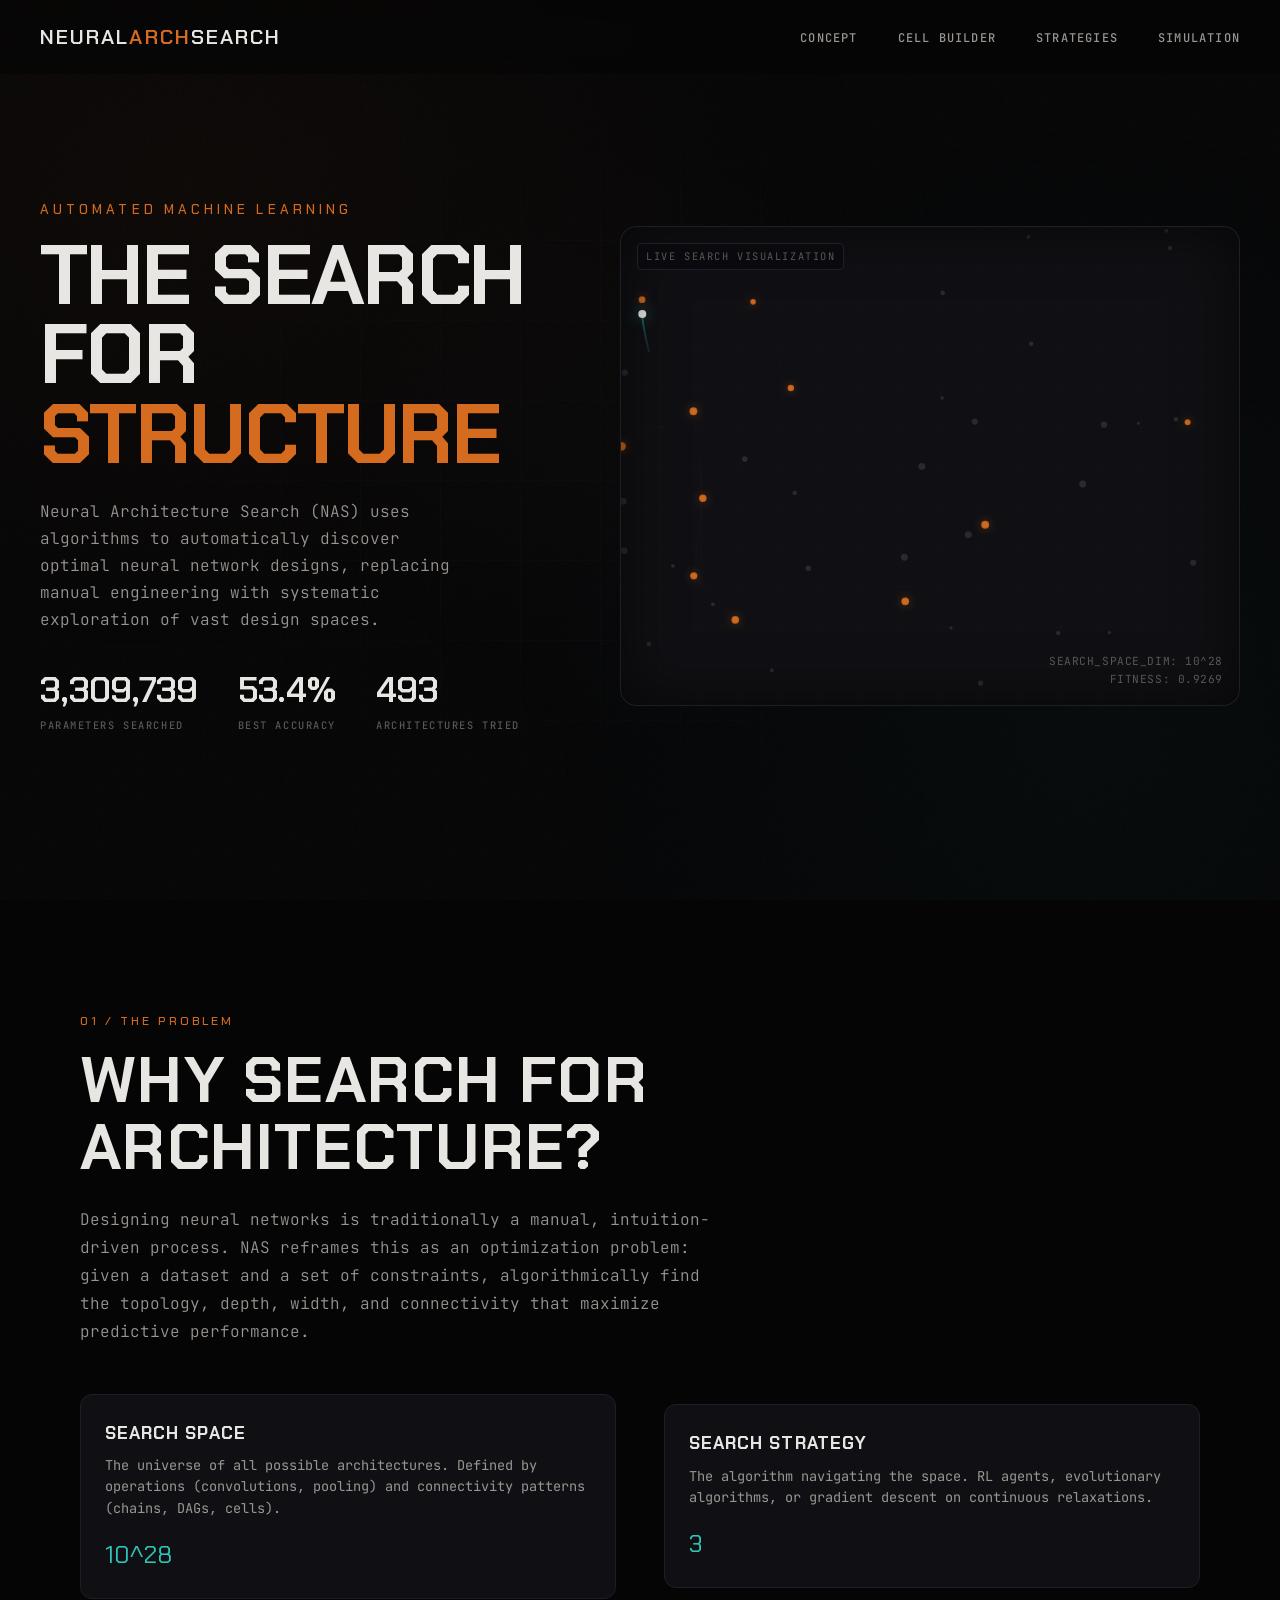
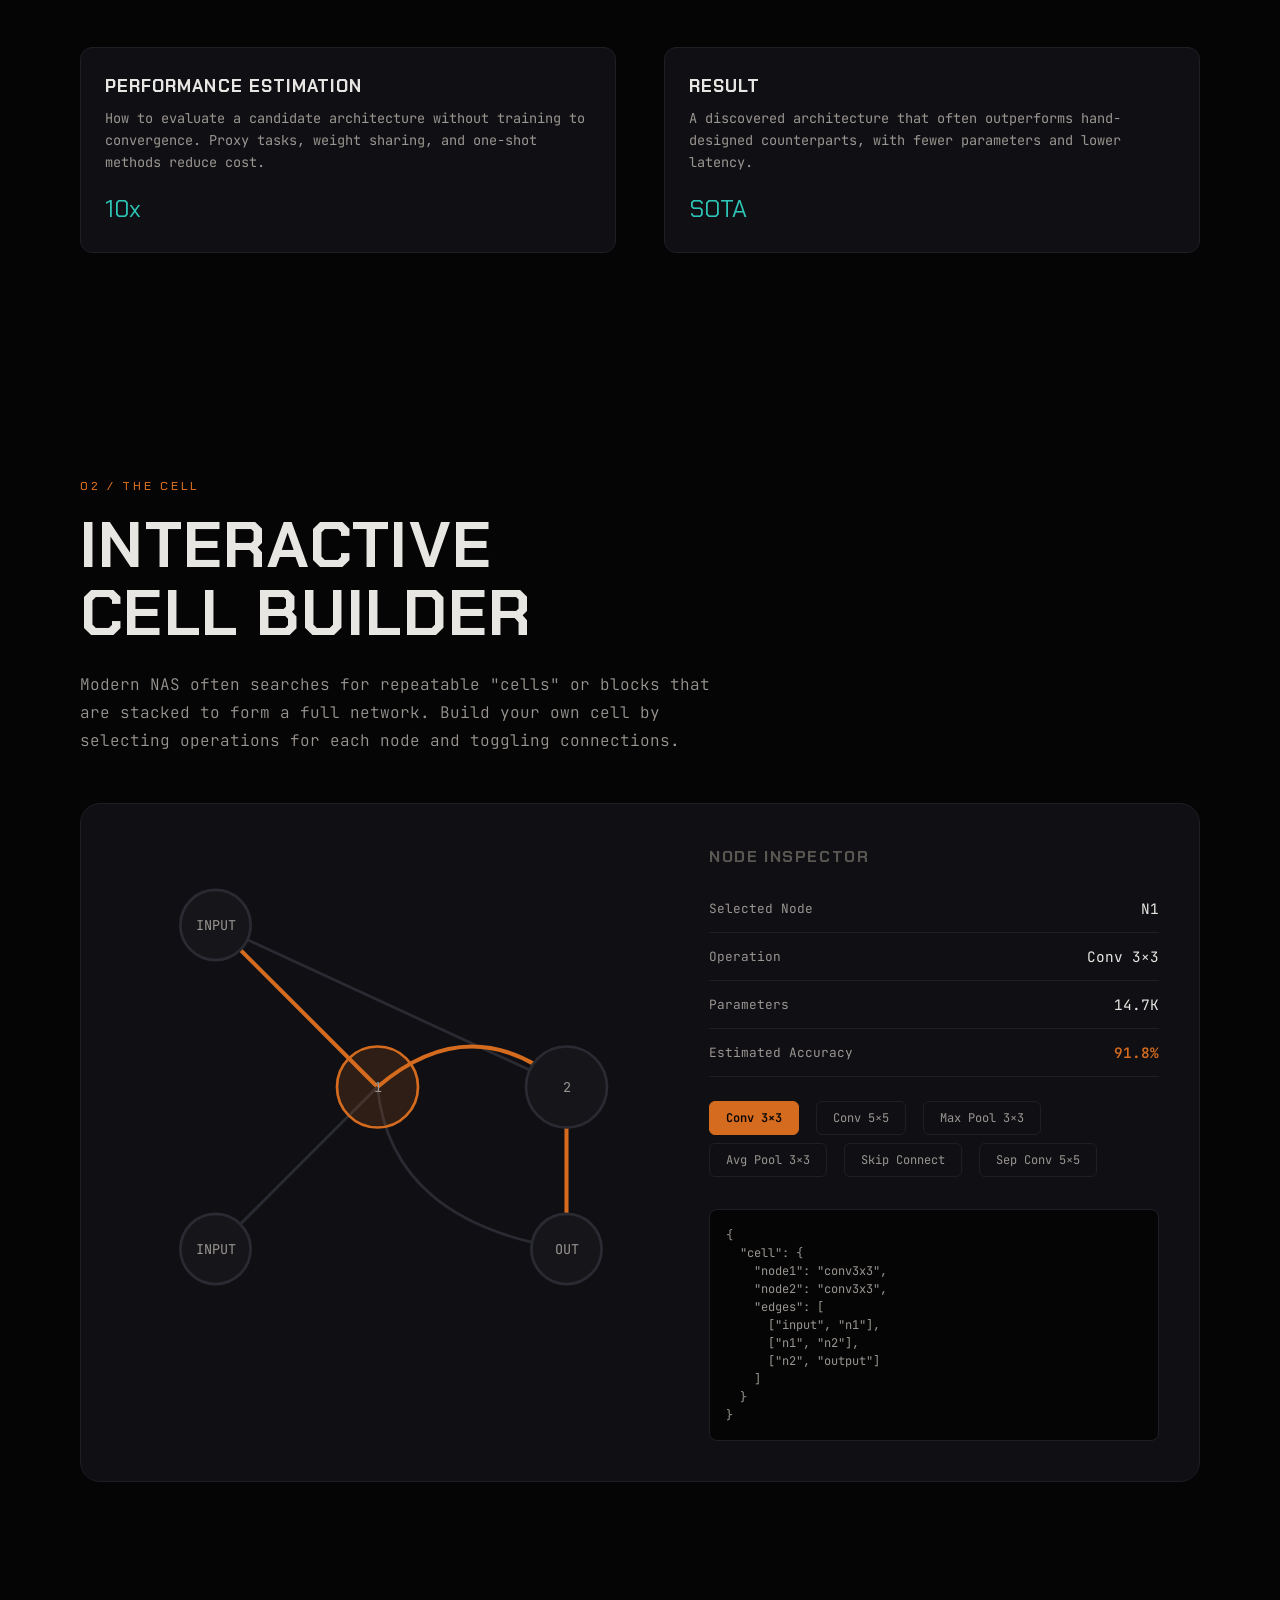
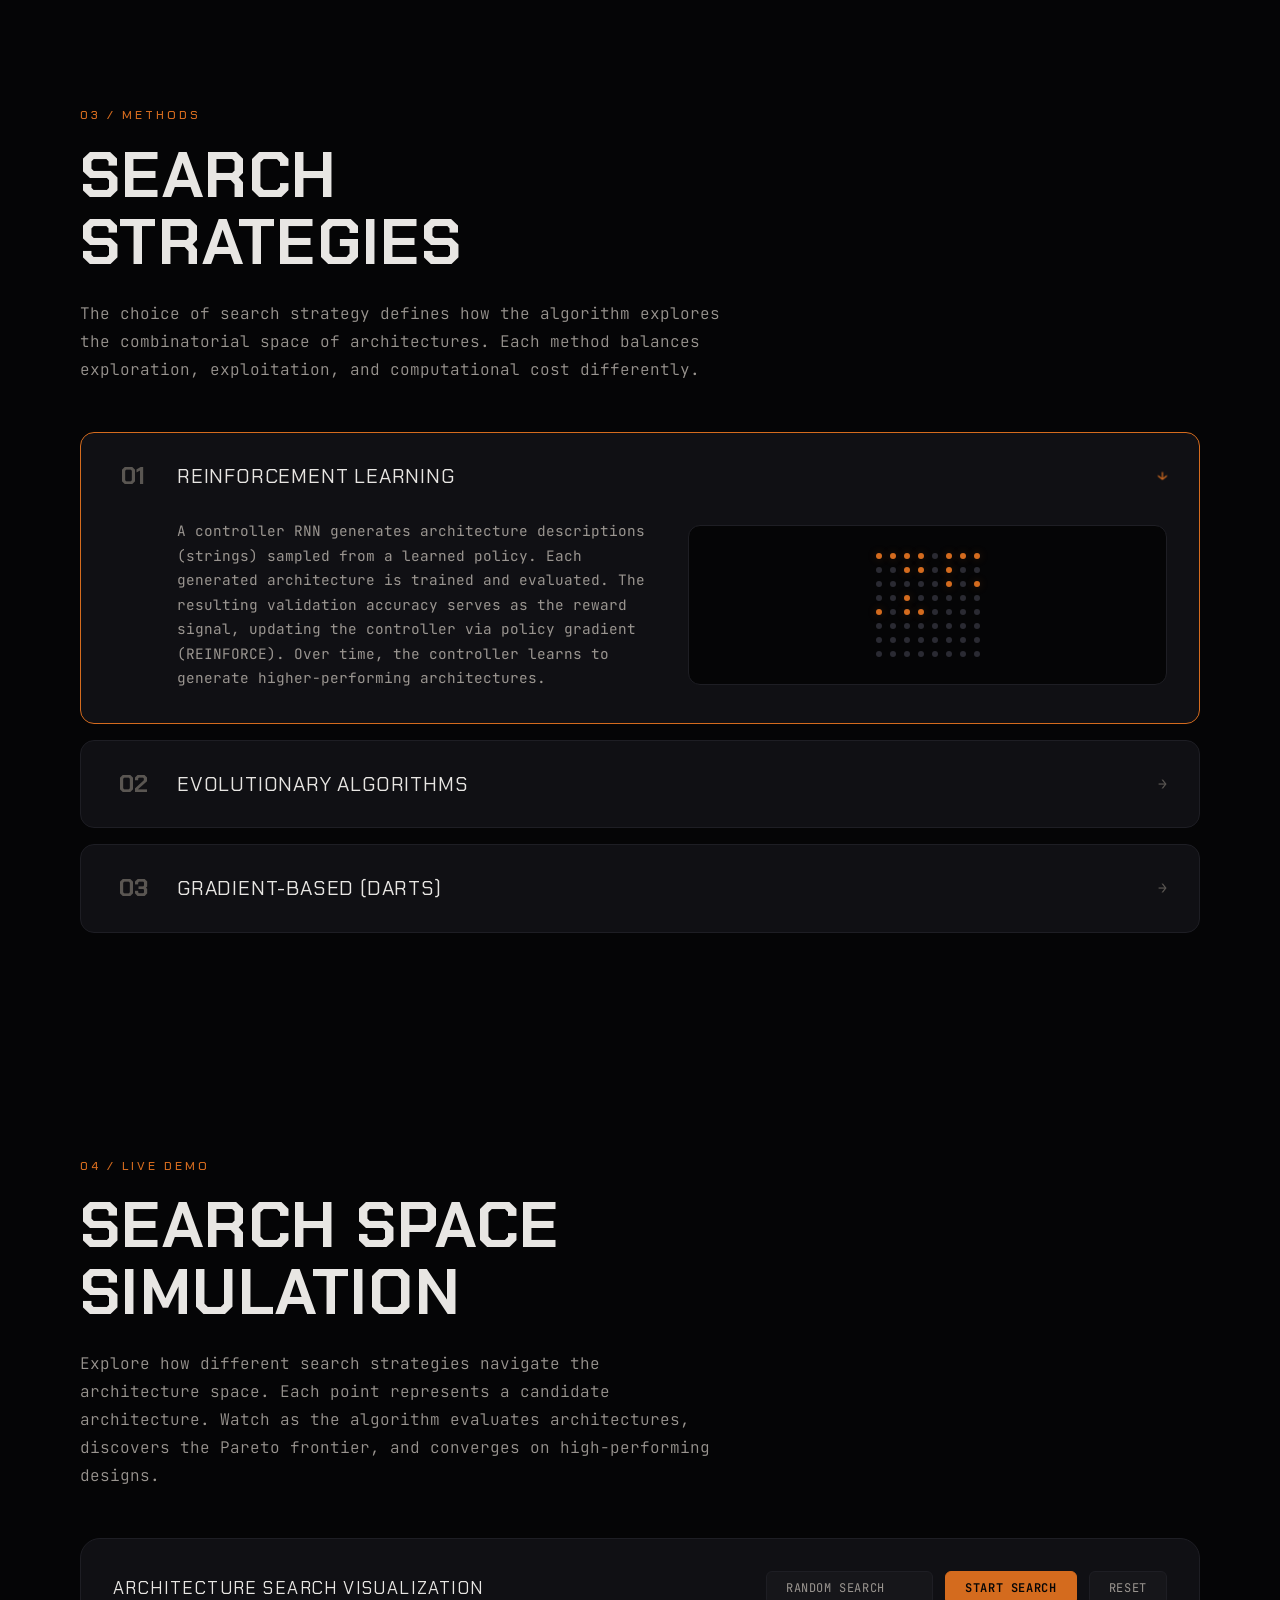
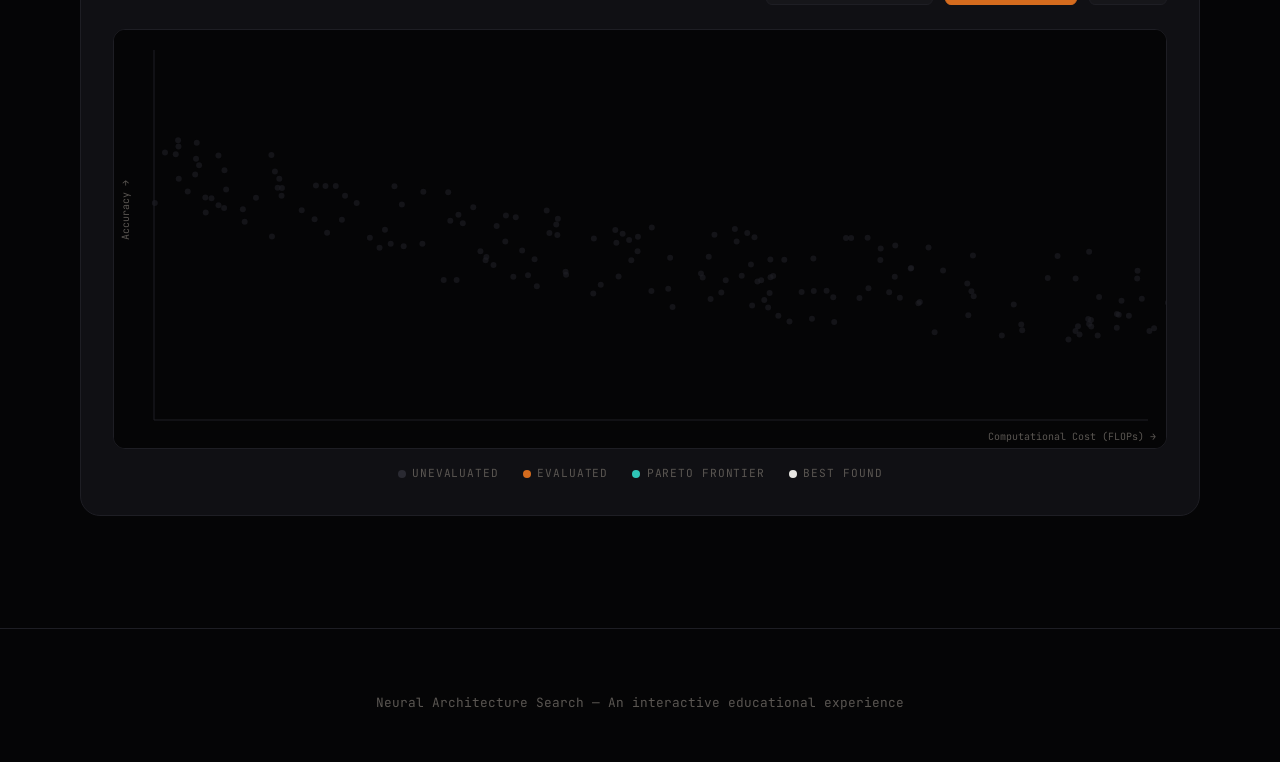
<file: nas.html>
<!DOCTYPE html>
<html lang="en">
<head>
<meta charset="UTF-8">
<meta name="viewport" content="width=device-width, initial-scale=1.0">
<title>Neural Architecture Search — The Algorithmic Search for Structure</title>
<link rel="preconnect" href="https://fonts.googleapis.com">
<link rel="preconnect" href="https://fonts.gstatic.com" crossorigin>
<link href="https://fonts.googleapis.com/css2?family=Chakra+Petch:ital,wght@0,300;0,400;0,500;0,600;0,700;1,300;1,400&family=JetBrains+Mono:wght@300;400;500;600&display=swap" rel="stylesheet">
<style>
  :root {
    --bg-deep: #050506;
    --bg-steel: #0a0a0e;
    --bg-card: #101014;
    --bg-elevated: #16161a;
    --accent: #d46b1e;
    --accent-glow: rgba(212, 107, 30, 0.25);
    --accent-dim: rgba(212, 107, 30, 0.1);
    --teal: #2ec4b6;
    --teal-glow: rgba(46, 196, 182, 0.25);
    --cool-gray: #6a6864;
    --text-primary: #e8e6e3;
    --text-secondary: #9a9590;
    --text-muted: #5a5652;
    --border: #1e1e24;
    --border-light: #2a2a32;
    --font-display: 'Chakra Petch', system-ui, sans-serif;
    --font-mono: 'JetBrains Mono', monospace;
  }

  *, *::before, *::after { box-sizing: border-box; margin: 0; padding: 0; }
  html { scroll-behavior: smooth; }
  body {
    background: var(--bg-deep);
    color: var(--text-primary);
    font-family: var(--font-mono);
    overflow-x: hidden;
    line-height: 1.6;
    font-size: 15px;
    -webkit-font-smoothing: antialiased;
  }

  /* Atmosphere */
  .bg-atmosphere {
    position: fixed; inset: 0; pointer-events: none; z-index: 0;
  }
  .bg-atmosphere::before {
    content: '';
    position: absolute; inset: 0;
    background:
      radial-gradient(ellipse 1000px 700px at 15% 20%, rgba(212, 107, 30, 0.04) 0%, transparent 70%),
      radial-gradient(ellipse 800px 900px at 85% 80%, rgba(46, 196, 182, 0.03) 0%, transparent 70%),
      radial-gradient(ellipse 500px 500px at 50% 50%, rgba(100, 100, 110, 0.03) 0%, transparent 60%);
  }
  .grain-overlay {
    position: fixed; inset: 0; pointer-events: none; z-index: 1;
    opacity: 0.035;
    background-image: url("data:image/svg+xml,%3Csvg viewBox='0 0 256 256' xmlns='http://www.w3.org/2000/svg'%3E%3Cfilter id='n'%3E%3CfeTurbulence type='fractalNoise' baseFrequency='0.9' numOctaves='4' stitchTiles='stitch'/%3E%3C/filter%3E%3Crect width='100%25' height='100%25' filter='url(%23n)'/%3E%3C/svg%3E");
    background-size: 256px 256px;
  }
  .mesh-grid {
    position: fixed; inset: 0; pointer-events: none; z-index: 0;
    background-image:
      linear-gradient(var(--border) 1px, transparent 1px),
      linear-gradient(90deg, var(--border) 1px, transparent 1px);
    background-size: 80px 80px;
    background-position: center top;
    opacity: 0.15;
    mask-image: radial-gradient(ellipse at center, black 30%, transparent 70%);
    -webkit-mask-image: radial-gradient(ellipse at center, black 30%, transparent 70%);
  }

  .content-wrap { position: relative; z-index: 2; }

  /* Navigation */
  nav {
    position: fixed; top: 0; width: 100%; z-index: 100;
    padding: 1.25rem 2.5rem;
    display: flex; align-items: center; justify-content: space-between;
    backdrop-filter: blur(12px);
    background: rgba(5, 5, 6, 0.6);
    border-bottom: 1px solid transparent;
    transition: border-color 0.4s, background 0.4s;
  }
  nav.scrolled {
    border-bottom-color: var(--border);
    background: rgba(5, 5, 6, 0.85);
  }
  .nav-logo {
    font-family: var(--font-display); font-size: 1.3rem; font-weight: 600;
    letter-spacing: 0.1em; text-transform: uppercase; color: var(--text-primary);
  }
  .nav-logo span { color: var(--accent); }
  .nav-links { display: flex; gap: 2.5rem; list-style: none; }
  .nav-links a {
    color: var(--text-secondary); text-decoration: none; font-size: 0.75rem;
    font-weight: 500; letter-spacing: 0.1em; text-transform: uppercase;
    transition: color 0.3s; position: relative;
  }
  .nav-links a::after {
    content: ''; position: absolute; bottom: -4px; left: 0; width: 0; height: 1px;
    background: var(--accent); transition: width 0.3s;
  }
  .nav-links a:hover { color: var(--text-primary); }
  .nav-links a:hover::after { width: 100%; }

  /* Reveals */
  .reveal {
    opacity: 0; transform: translateY(30px);
    transition: opacity 0.8s cubic-bezier(0.16, 1, 0.3, 1), transform 0.8s cubic-bezier(0.16, 1, 0.3, 1);
  }
  .reveal.visible { opacity: 1; transform: translateY(0); }
  .stagger-1 { transition-delay: 0.05s; }
  .stagger-2 { transition-delay: 0.1s; }
  .stagger-3 { transition-delay: 0.15s; }
  .stagger-4 { transition-delay: 0.2s; }
  .stagger-5 { transition-delay: 0.25s; }

  /* Section base */
  .section {
    padding: 7rem 2.5rem;
    max-width: 1200px;
    margin: 0 auto;
  }
  .section-label {
    font-family: var(--font-display); font-size: 0.75rem; letter-spacing: 0.25em;
    color: var(--accent); text-transform: uppercase; margin-bottom: 1rem; font-weight: 500;
  }
  .section-title {
    font-family: var(--font-display); font-size: clamp(2.4rem, 5vw, 4rem);
    font-weight: 700; line-height: 1.05; text-transform: uppercase; letter-spacing: 0.02em;
    margin-bottom: 1.5rem; max-width: 800px;
  }
  .section-body {
    font-size: 1rem; color: var(--text-secondary); max-width: 640px;
    line-height: 1.75; font-weight: 300;
  }

  /* Hero */
  .hero {
    min-height: 100vh; display: flex; align-items: center;
    position: relative; padding: 7rem 2.5rem 5rem;
  }
  .hero-grid {
    display: grid; grid-template-columns: 1fr 1.2fr;
    gap: 4rem; max-width: 1300px; width: 100%; margin: 0 auto;
    align-items: center;
  }
  .hero-eyebrow {
    font-family: var(--font-display); font-size: 0.85rem; letter-spacing: 0.3em;
    color: var(--accent); text-transform: uppercase; margin-bottom: 1rem; font-weight: 500;
  }
  .hero-title {
    font-family: var(--font-display); font-size: clamp(3rem, 6.5vw, 6rem);
    font-weight: 700; line-height: 0.95; text-transform: uppercase; letter-spacing: -0.02em;
    margin-bottom: 1.5rem;
  }
  .hero-title .line2 { color: var(--text-muted); }
  .hero-sub {
    font-size: 1rem; color: var(--text-secondary); max-width: 420px;
    line-height: 1.7; font-weight: 300; margin-bottom: 2rem;
  }
  .hero-stats { display: flex; gap: 2.5rem; margin-top: 2.5rem; }
  .hero-stat-val {
    font-family: var(--font-display); font-size: 2.2rem; font-weight: 600; color: var(--text-primary);
    line-height: 1; letter-spacing: -0.02em;
  }
  .hero-stat-label {
    font-size: 0.65rem; color: var(--text-muted); text-transform: uppercase;
    letter-spacing: 0.15em; margin-top: 0.5rem; font-weight: 500;
  }

  /* Hero Canvas container */
  .hero-canvas-wrap {
    position: relative; width: 100%; height: 480px;
    border: 1px solid var(--border); border-radius: 16px;
    background: var(--bg-card); overflow: hidden;
  }
  .hero-canvas-wrap::before {
    content: ''; position: absolute; inset: 0; border-radius: 16px;
    box-shadow: inset 0 0 60px rgba(0,0,0,0.6); pointer-events: none; z-index: 2;
  }
  .canvas-overlay-label {
    position: absolute; top: 1rem; left: 1rem;
    font-size: 0.65rem; color: var(--text-muted); letter-spacing: 0.15em; z-index: 3;
    text-transform: uppercase; background: var(--bg-steel); padding: 0.25rem 0.5rem; border-radius: 4px;
    border: 1px solid var(--border);
  }
  .canvas-overlay-metrics {
    position: absolute; bottom: 1rem; right: 1rem; text-align: right; z-index: 3;
    font-size: 0.7rem; color: var(--text-muted); letter-spacing: 0.05em;
  }

  /* Introduction */
  .intro-grid {
    display: grid; grid-template-columns: 1fr 1fr; gap: 3rem; align-items: center; margin-top: 3rem;
  }
  .intro-term {
    border: 1px solid var(--border); border-radius: 12px; padding: 1.5rem;
    background: var(--bg-card); transition: border-color 0.3s, transform 0.3s;
  }
  .intro-term:hover {
    border-color: var(--border-light); transform: translateY(-2px);
    box-shadow: 0 10px 40px rgba(0,0,0,0.3);
  }
  .intro-term h4 {
    font-family: var(--font-display); font-size: 1.1rem; letter-spacing: 0.06em;
    text-transform: uppercase; margin-bottom: 0.5rem; color: var(--text-primary);
  }
  .intro-term p { font-size: 0.85rem; color: var(--text-secondary); line-height: 1.6; }
  .intro-term .metric {
    font-family: var(--font-display); font-size: 1.5rem; color: var(--teal); margin-top: 1rem; display: inline-block;
  }

  /* Cell Builder */
  .builder-wrap {
    display: grid; grid-template-columns: 1.2fr 1fr; gap: 3rem; align-items: start; margin-top: 3rem;
    background: var(--bg-card); border: 1px solid var(--border); border-radius: 20px; padding: 2.5rem;
  }
  .builder-stage { position: relative; min-height: 380px; }
  .builder-stage svg { width: 100%; height: 100%; display: block; }
  .node-group { cursor: pointer; }
  .node-circle {
    fill: var(--bg-elevated); stroke: var(--border-light); stroke-width: 2; transition: all 0.3s;
  }
  .node-group:hover .node-circle { stroke: var(--accent); fill: var(--accent-dim); }
  .node-group.selected .node-circle { stroke: var(--accent); fill: rgba(212, 107, 30, 0.15); }
  .node-label {
    fill: var(--text-secondary); font-family: var(--font-mono); font-size: 10px; text-anchor: middle;
    pointer-events: none; user-select: none;
  }
  .edge-line {
    stroke: var(--border-light); stroke-width: 2; fill: none; cursor: pointer; transition: stroke 0.3s, stroke-width 0.3s;
  }
  .edge-line:hover { stroke: var(--text-muted); }
  .edge-line.active { stroke: var(--accent); stroke-width: 3; }
  .edge-line.active-teal { stroke: var(--teal); stroke-width: 3; }

  .builder-sidebar h4 {
    font-family: var(--font-display); font-size: 1rem; letter-spacing: 0.1em;
    text-transform: uppercase; color: var(--text-muted); margin-bottom: 1rem;
  }
  .builder-stat {
    display: flex; justify-content: space-between; align-items: center;
    padding: 0.75rem 0; border-bottom: 1px solid var(--border);
  }
  .builder-stat-label { font-size: 0.8rem; color: var(--text-secondary); }
  .builder-stat-val { font-family: var(--font-mono); font-size: 0.9rem; color: var(--text-primary); }
  .builder-stat-val.score { color: var(--accent); font-weight: 600; }
  .builder-json-preview {
    background: var(--bg-deep); border: 1px solid var(--border); border-radius: 8px;
    padding: 1rem; margin-top: 1.5rem; font-size: 0.75rem; color: var(--text-secondary);
    font-family: var(--font-mono); line-height: 1.5; white-space: pre-wrap; overflow-x: auto;
  }
  .builder-controls { margin-top: 1.5rem; }
  .op-btn {
    background: transparent; border: 1px solid var(--border); color: var(--text-secondary);
    font-family: var(--font-mono); font-size: 0.75rem; padding: 0.5rem 1rem; border-radius: 6px;
    cursor: pointer; transition: all 0.2s; margin-right: 0.5rem; margin-bottom: 0.5rem;
  }
  .op-btn:hover { border-color: var(--accent); color: var(--text-primary); }
  .op-btn.active { background: var(--accent); color: var(--bg-deep); border-color: var(--accent); font-weight: 600; }

  /* Search Strategies */
  .strat-list { display: flex; flex-direction: column; gap: 1rem; margin-top: 3rem; }
  .strat-item {
    background: var(--bg-card); border: 1px solid var(--border); border-radius: 14px;
    overflow: hidden; transition: border-color 0.3s;
  }
  .strat-item:hover { border-color: var(--border-light); }
  .strat-item.active { border-color: var(--accent); }
  .strat-header {
    display: flex; align-items: center; gap: 1.5rem; padding: 1.5rem 2rem;
    cursor: pointer; user-select: none;
  }
  .strat-num {
    font-family: var(--font-display); font-size: 1.5rem; font-weight: 700; color: var(--text-muted);
    min-width: 2.5rem; text-align: center;
  }
  .strat-title { font-family: var(--font-display); font-size: 1.25rem; text-transform: uppercase; letter-spacing: 0.04em; }
  .strat-arrow {
    margin-left: auto; color: var(--text-muted); transition: transform 0.4s cubic-bezier(0.16, 1, 0.3, 1);
  }
  .strat-item.active .strat-arrow { transform: rotate(90deg); color: var(--accent); }
  .strat-content {
    max-height: 0; overflow: hidden; transition: max-height 0.6s cubic-bezier(0.16, 1, 0.3, 1);
  }
  .strat-item.active .strat-content { max-height: 500px; }
  .strat-body {
    padding: 0 2rem 2rem 6rem; display: grid; grid-template-columns: 1fr 1fr; gap: 2rem; align-items: center;
  }
  .strat-body p { font-size: 0.9rem; color: var(--text-secondary); line-height: 1.7; }
  .strat-viz {
    background: var(--bg-deep); border: 1px solid var(--border); border-radius: 12px;
    padding: 1.5rem; min-height: 160px; display: flex; align-items: center; justify-content: center;
    position: relative; overflow: hidden;
  }
  .viz-grid-dots {
    display: grid; grid-template-columns: repeat(8, 1fr); gap: 8px;
  }
  .viz-dot {
    width: 6px; height: 6px; border-radius: 50%; background: var(--border-light); transition: background 0.4s, box-shadow 0.4s;
  }
  .viz-dot.lit { background: var(--accent); box-shadow: 0 0 8px var(--accent-glow); }
  .viz-dot.lit-teal { background: var(--teal); box-shadow: 0 0 8px var(--teal-glow); }

  /* Search Simulation */
  .sim-wrap {
    background: var(--bg-card); border: 1px solid var(--border); border-radius: 20px;
    padding: 2rem; margin-top: 3rem; position: relative; overflow: hidden;
  }
  .sim-header {
    display: flex; justify-content: space-between; align-items: center; margin-bottom: 1.5rem; flex-wrap: wrap; gap: 1rem;
  }
  .sim-title { font-family: var(--font-display); font-size: 1.1rem; text-transform: uppercase; letter-spacing: 0.08em; }
  .sim-controls { display: flex; gap: 0.75rem; align-items: center; }
  .sim-btn {
    background: var(--bg-elevated); border: 1px solid var(--border); color: var(--text-secondary);
    font-family: var(--font-mono); font-size: 0.75rem; padding: 0.5rem 1.2rem; border-radius: 6px;
    cursor: pointer; transition: all 0.2s; text-transform: uppercase; letter-spacing: 0.05em;
  }
  .sim-btn:hover { border-color: var(--accent); color: var(--text-primary); }
  .sim-btn.primary { background: var(--accent); color: var(--bg-deep); border-color: var(--accent); font-weight: 600; }
  .sim-btn.primary:hover { filter: brightness(1.1); }
  .sim-canvas-container {
    position: relative; width: 100%; height: 420px;
    border: 1px solid var(--border); border-radius: 12px;
    background: var(--bg-deep); overflow: hidden;
  }
  .sim-legend {
    display: flex; gap: 1.5rem; justify-content: center; margin-top: 1rem;
    font-size: 0.7rem; color: var(--text-muted); letter-spacing: 0.08em; text-transform: uppercase;
  }
  .sim-legend span { display: flex; align-items: center; gap: 0.4rem; }
  .sim-legend i { width: 8px; height: 8px; border-radius: 50%; display: inline-block; }

  /* Footer */
  footer {
    border-top: 1px solid var(--border); padding: 4rem 2.5rem 3rem; text-align: center;
  }
  footer p { color: var(--text-muted); font-size: 0.8rem; }

  /* Responsive */
  @media (max-width: 960px) {
    .hero-grid { grid-template-columns: 1fr; }
    .hero-canvas-wrap { height: 350px; }
    .intro-grid { grid-template-columns: 1fr; }
    .builder-wrap { grid-template-columns: 1fr; }
    .strat-body { grid-template-columns: 1fr; padding: 0 1.5rem 1.5rem; }
    .section { padding: 5rem 1.5rem; }
    nav { padding: 1rem 1.5rem; }
    .nav-links { display: none; }
  }
  @media (max-width: 500px) {
    .hero-stats { flex-direction: column; gap: 1.5rem; }
    .sim-header { flex-direction: column; align-items: flex-start; }
  }
</style>
</head>
<body>

<div class="bg-atmosphere"></div>
<div class="mesh-grid"></div>
<div class="grain-overlay"></div>

<div class="content-wrap">

  <!-- Navigation -->
  <nav id="navbar">
    <div class="nav-logo">Neural<span>Arch</span>Search</div>
    <ul class="nav-links">
      <li><a href="#intro">Concept</a></li>
      <li><a href="#builder">Cell Builder</a></li>
      <li><a href="#strategies">Strategies</a></li>
      <li><a href="#simulation">Simulation</a></li>
    </ul>
  </nav>

  <!-- Hero -->
  <section class="hero">
    <div class="hero-grid">
      <div class="reveal">
        <div class="hero-eyebrow">Automated Machine Learning</div>
        <h1 class="hero-title">The Search<br>for <span style="color:var(--accent)">Structure</span></h1>
        <p class="hero-sub">
          Neural Architecture Search (NAS) uses algorithms to automatically discover optimal neural network designs, replacing manual engineering with systematic exploration of vast design spaces.
        </p>
        <div class="hero-stats">
          <div>
            <div class="hero-stat-val" id="heroStatParams">—</div>
            <div class="hero-stat-label">Parameters searched</div>
          </div>
          <div>
            <div class="hero-stat-val" id="heroStatAcc">—</div>
            <div class="hero-stat-label">Best accuracy</div>
          </div>
          <div>
            <div class="hero-stat-val" id="heroStatArch">—</div>
            <div class="hero-stat-label">Architectures tried</div>
          </div>
        </div>
      </div>
      <div class="hero-canvas-wrap reveal stagger-2">
        <div class="canvas-overlay-label">Live Search Visualization</div>
        <canvas id="heroCanvas"></canvas>
        <div class="canvas-overlay-metrics">
          <div>SEARCH_SPACE_DIM: 10^28</div>
          <div id="heroMetricFitness">FITNESS: —</div>
        </div>
      </div>
    </div>
  </section>

  <!-- Introduction -->
  <section class="section" id="intro">
    <div class="section-label reveal">01 / The Problem</div>
    <h2 class="section-title reveal">Why Search for<br>Architecture?</h2>
    <p class="section-body reveal">
      Designing neural networks is traditionally a manual, intuition-driven process. NAS reframes this as an optimization problem: given a dataset and a set of constraints, algorithmically find the topology, depth, width, and connectivity that maximize predictive performance.
    </p>

    <div class="intro-grid">
      <div class="intro-term reveal stagger-1">
        <h4>Search Space</h4>
        <p>The universe of all possible architectures. Defined by operations (convolutions, pooling) and connectivity patterns (chains, DAGs, cells).</p>
        <div class="metric" id="statSearchSpace">10^28</div>
      </div>
      <div class="intro-term reveal stagger-2">
        <h4>Search Strategy</h4>
        <p>The algorithm navigating the space. RL agents, evolutionary algorithms, or gradient descent on continuous relaxations.</p>
        <div class="metric" id="statStrategies">3</div>
      </div>
      <div class="intro-term reveal stagger-3">
        <h4>Performance Estimation</h4>
        <p>How to evaluate a candidate architecture without training to convergence. Proxy tasks, weight sharing, and one-shot methods reduce cost.</p>
        <div class="metric" id="statProxy">10x</div>
      </div>
      <div class="intro-term reveal stagger-4">
        <h4>Result</h4>
        <p>A discovered architecture that often outperforms hand-designed counterparts, with fewer parameters and lower latency.</p>
        <div class="metric" id="statResult">SOTA</div>
      </div>
    </div>
  </section>

  <!-- Cell Builder -->
  <section class="section" id="builder">
    <div class="section-label reveal">02 / The Cell</div>
    <h2 class="section-title reveal">Interactive<br>Cell Builder</h2>
    <p class="section-body reveal">
      Modern NAS often searches for repeatable "cells" or blocks that are stacked to form a full network. Build your own cell by selecting operations for each node and toggling connections.
    </p>

    <div class="builder-wrap reveal">
      <div class="builder-stage">
        <svg id="cellSvg" viewBox="0 0 400 360">
          <!-- Edges -->
          <path d="M 70 60 Q 130 120 190 180" class="edge-line active" data-from="input" data-to="n1" />
          <path d="M 70 300 Q 130 240 190 180" class="edge-line" data-from="input" data-to="n1" />
          <path d="M 70 60 Q 200 120 330 180" class="edge-line" data-from="input" data-to="n2" />
          <path d="M 190 180 Q 260 120 330 180" class="edge-line active" data-from="n1" data-to="n2" />
          <path d="M 190 180 Q 200 280 330 300" class="edge-line" data-from="n1" data-to="output" />
          <path d="M 330 180 Q 330 240 330 300" class="edge-line active" data-from="n2" data-to="output" />

          <!-- Nodes -->
          <g class="node-group" data-node="input" transform="translate(70,60)" onclick="selectNode('input')">
            <circle r="26" class="node-circle" />
            <text class="node-label" y="4">INPUT</text>
          </g>
          <g class="node-group" data-node="input2" transform="translate(70,300)" onclick="selectNode('input2')">
            <circle r="26" class="node-circle" />
            <text class="node-label" y="4">INPUT</text>
          </g>
          <g class="node-group selected" data-node="n1" transform="translate(190,180)" onclick="selectNode('n1')">
            <circle r="30" class="node-circle" />
            <text class="node-label" y="4">1</text>
          </g>
          <g class="node-group" data-node="n2" transform="translate(330,180)" onclick="selectNode('n2')">
            <circle r="30" class="node-circle" />
            <text class="node-label" y="4">2</text>
          </g>
          <g class="node-group" data-node="output" transform="translate(330,300)" onclick="selectNode('output')">
            <circle r="26" class="node-circle" />
            <text class="node-label" y="4">OUT</text>
          </g>
        </svg>
      </div>

      <div class="builder-sidebar">
        <h4>Node Inspector</h4>
        <div id="builderInspector">
          <div class="builder-stat">
            <span class="builder-stat-label">Selected Node</span>
            <span class="builder-stat-val" id="biNode">Node 1</span>
          </div>
          <div class="builder-stat">
            <span class="builder-stat-label">Operation</span>
            <span class="builder-stat-val" id="biOp">Conv 3x3</span>
          </div>
          <div class="builder-stat">
            <span class="builder-stat-label">Parameters</span>
            <span class="builder-stat-val" id="biParams">14.7K</span>
          </div>
          <div class="builder-stat">
            <span class="builder-stat-label">Estimated Accuracy</span>
            <span class="builder-stat-val score" id="biAcc">94.2%</span>
          </div>
        </div>

        <div class="builder-controls" id="opControls">
          <button class="op-btn active" data-op="conv3x3" onclick="setOp('conv3x3')">Conv 3×3</button>
          <button class="op-btn" data-op="conv5x5" onclick="setOp('conv5x5')">Conv 5×5</button>
          <button class="op-btn" data-op="maxpool" onclick="setOp('maxpool')">Max Pool 3×3</button>
          <button class="op-btn" data-op="avgpool" onclick="setOp('avgpool')">Avg Pool 3×3</button>
          <button class="op-btn" data-op="skip" onclick="setOp('skip')">Skip Connect</button>
          <button class="op-btn" data-op="sep5" onclick="setOp('sep5')">Sep Conv 5×5</button>
        </div>

        <div class="builder-json-preview" id="jsonPreview">{
  "cell": {
    "node1": "conv3x3",
    "node2": "conv3x3",
    "edges": [
      ["input", "node1"],
      ["node1", "node2"],
      ["node2", "output"]
    ]
  }
}</div>
      </div>
    </div>
  </section>

  <!-- Strategies -->
  <section class="section" id="strategies">
    <div class="section-label reveal">03 / Methods</div>
    <h2 class="section-title reveal">Search<br>Strategies</h2>
    <p class="section-body reveal">
      The choice of search strategy defines how the algorithm explores the combinatorial space of architectures. Each method balances exploration, exploitation, and computational cost differently.
    </p>

    <div class="strat-list">
      <div class="strat-item active" onclick="toggleStrat(this)">
        <div class="strat-header">
          <div class="strat-num">01</div>
          <div class="strat-title">Reinforcement Learning</div>
          <div class="strat-arrow">→</div>
        </div>
        <div class="strat-content">
          <div class="strat-body">
            <p>
              A controller RNN generates architecture descriptions (strings) sampled from a learned policy. Each generated architecture is trained and evaluated. The resulting validation accuracy serves as the reward signal, updating the controller via policy gradient (REINFORCE). Over time, the controller learns to generate higher-performing architectures.
            </p>
            <div class="strat-viz" id="vizRL">
              <div class="viz-grid-dots" id="rlDots"></div>
            </div>
          </div>
        </div>
      </div>

      <div class="strat-item" onclick="toggleStrat(this)">
        <div class="strat-header">
          <div class="strat-num">02</div>
          <div class="strat-title">Evolutionary Algorithms</div>
          <div class="strat-arrow">→</div>
        </div>
        <div class="strat-content">
          <div class="strat-body">
            <p>
              Starting from a population of simple architectures, evolutionary methods apply mutations (add/remove layers, change operations) and crossovers. Only the fittest survive to the next generation. This mimics natural selection, gradually evolving complex, high-performing networks without gradient-based optimization.
            </p>
            <div class="strat-viz" id="vizEvo">
              <div class="viz-grid-dots" id="evoDots"></div>
            </div>
          </div>
        </div>
      </div>

      <div class="strat-item" onclick="toggleStrat(this)">
        <div class="strat-header">
          <div class="strat-num">03</div>
          <div class="strat-title">Gradient-Based (DARTS)</div>
          <div class="strat-arrow">→</div>
        </div>
        <div class="strat-content">
          <div class="strat-body">
            <p>
              Differentiable Architecture Search (DARTS) relaxs the discrete search space into a continuous one by placing a mixture of candidate operations on each edge. Architecture weights (alphas) and network weights are optimized jointly via gradient descent. After convergence, the strongest operations are selected to form the final discrete architecture.
            </p>
            <div class="strat-viz" id="vizGrad">
              <div class="viz-grid-dots" id="gradDots"></div>
            </div>
          </div>
        </div>
      </div>
    </div>
  </section>

  <!-- Simulation -->
  <section class="section" id="simulation">
    <div class="section-label reveal">04 / Live Demo</div>
    <h2 class="section-title reveal">Search Space<br>Simulation</h2>
    <p class="section-body reveal">
      Explore how different search strategies navigate the architecture space. Each point represents a candidate architecture. Watch as the algorithm evaluates architectures, discovers the Pareto frontier, and converges on high-performing designs.
    </p>

    <div class="sim-wrap reveal">
      <div class="sim-header">
        <div class="sim-title">Architecture Search Visualization</div>
        <div class="sim-controls">
          <select class="sim-btn" id="simMode" style="background:var(--bg-elevated);appearance:none;padding-right:2rem;">
            <option>Random Search</option>
            <option>Evolutionary</option>
            <option>Policy Gradient</option>
          </select>
          <button class="sim-btn primary" id="simStartBtn" onclick="startSim()">Start Search</button>
          <button class="sim-btn" onclick="resetSim()">Reset</button>
        </div>
      </div>
      <div class="sim-canvas-container">
        <canvas id="simCanvas"></canvas>
      </div>
      <div class="sim-legend">
        <span><i style="background:var(--border-light)"></i> Unevaluated</span>
        <span><i style="background:var(--accent)"></i> Evaluated</span>
        <span><i style="background:var(--teal)"></i> Pareto Frontier</span>
        <span><i style="background:#e8e6e3"></i> Best Found</span>
      </div>
    </div>
  </section>

  <!-- Footer -->
  <footer>
    <p>Neural Architecture Search — An interactive educational experience</p>
  </footer>
</div>

<script>
/* ============================
   HERO CANVAS: Living Network
   ============================ */
const heroCanvas = document.getElementById('heroCanvas');
const heroCtx = heroCanvas.getContext('2d');
let heroW, heroH;

function resizeHero() {
  const rect = heroCanvas.parentElement.getBoundingClientRect();
  heroCanvas.width = rect.width;
  heroCanvas.height = rect.height;
  heroW = rect.width;
  heroH = rect.height;
}
resizeHero();
window.addEventListener('resize', resizeHero);

const nodes = [];
const NODE_COUNT = 40;
for (let i = 0; i < NODE_COUNT; i++) {
  nodes.push({
    x: Math.random() * heroW,
    y: Math.random() * heroH,
    vx: (Math.random() - 0.5) * 0.4,
    vy: (Math.random() - 0.5) * 0.4,
    r: Math.random() * 2 + 1.5,
    active: Math.random() > 0.7,
  });
}

let searchAgent = { x: heroW * 0.1, y: heroH * 0.5, target: null, trail: [], t: 0 };
function pickNewTarget() {
  const activeNodes = nodes.filter(n => n.active);
  searchAgent.target = activeNodes[Math.floor(Math.random() * activeNodes.length)];
  searchAgent.t = 0;
}
pickNewTarget();

function drawHero() {
  heroCtx.clearRect(0, 0, heroW, heroH);
  // Subtle grid
  heroCtx.strokeStyle = 'rgba(30,30,36,0.4)';
  heroCtx.lineWidth = 0.5;
  const gs = 40;
  for (let x = 0; x < heroW; x += gs) { heroCtx.beginPath(); heroCtx.moveTo(x, 0); heroCtx.lineTo(x, heroH); heroCtx.stroke(); }
  for (let y = 0; y < heroH; y += gs) { heroCtx.beginPath(); heroCtx.moveTo(0, y); heroCtx.lineTo(heroW, y); heroCtx.stroke(); }

  // Update nodes
  nodes.forEach(n => {
    n.x += n.vx; n.y += n.vy;
    if (n.x < 0 || n.x > heroW) n.vx *= -1;
    if (n.y < 0 || n.y > heroH) n.vy *= -1;
  });

  // Draw connections between active nearby nodes
  heroCtx.lineWidth = 0.8;
  for (let i = 0; i < nodes.length; i++) {
    for (let j = i + 1; j < nodes.length; j++) {
      const a = nodes[i], b = nodes[j];
      const dx = a.x - b.x, dy = a.y - b.y;
      const d = Math.sqrt(dx * dx + dy * dy);
      if (d < 120 && a.active && b.active) {
        heroCtx.strokeStyle = `rgba(212,107,30,${0.15 * (1 - d / 120)})`;
        heroCtx.beginPath(); heroCtx.moveTo(a.x, a.y); heroCtx.lineTo(b.x, b.y); heroCtx.stroke();
      }
    }
  }

  // Draw nodes
  nodes.forEach(n => {
    heroCtx.fillStyle = n.active ? 'rgba(212,107,30,0.85)' : 'rgba(100,100,110,0.3)';
    heroCtx.beginPath(); heroCtx.arc(n.x, n.y, n.r, 0, Math.PI * 2); heroCtx.fill();
    if (n.active) {
      heroCtx.shadowColor = 'rgba(212,107,30,0.5)';
      heroCtx.shadowBlur = 10;
      heroCtx.beginPath(); heroCtx.arc(n.x, n.y, n.r + 1, 0, Math.PI * 2); heroCtx.fill();
      heroCtx.shadowBlur = 0;
    }
  });

  // Move agent
  if (searchAgent.target) {
    searchAgent.t += 0.015;
    const t = searchAgent.target;
    const dx = t.x - searchAgent.x;
    const dy = t.y - searchAgent.y;
    const dist = Math.sqrt(dx*dx + dy*dy);
    if (dist < 4 || searchAgent.t > 1.5) pickNewTarget();
    searchAgent.x += dx * 0.03;
    searchAgent.y += dy * 0.03;
    searchAgent.trail.push({ x: searchAgent.x, y: searchAgent.y, life: 1 });
    if (searchAgent.trail.length > 40) searchAgent.trail.shift();
  }

  // Draw trail
  for (let i = 0; i < searchAgent.trail.length - 1; i++) {
    const p = searchAgent.trail[i];
    p.life -= 0.02;
    if (p.life <= 0) continue;
    const next = searchAgent.trail[i + 1];
    heroCtx.strokeStyle = `rgba(46,196,182,${p.life * 0.6})`;
    heroCtx.lineWidth = 2;
    heroCtx.beginPath(); heroCtx.moveTo(p.x, p.y); heroCtx.lineTo(next.x, next.y); heroCtx.stroke();
  }

  // Draw agent
  heroCtx.fillStyle = '#e8e6e3';
  heroCtx.shadowColor = 'rgba(46,196,182,0.6)';
  heroCtx.shadowBlur = 14;
  heroCtx.beginPath(); heroCtx.arc(searchAgent.x, searchAgent.y, 4, 0, Math.PI * 2); heroCtx.fill();
  heroCtx.shadowBlur = 0;

  // Update metrics
  if (Math.random() > 0.9) {
    const fit = (0.85 + Math.random() * 0.14).toFixed(4);
    document.getElementById('heroMetricFitness').textContent = `FITNESS: ${fit}`;
  }

  requestAnimationFrame(drawHero);
}
drawHero();

/* Animate hero stats */
function animCount(elId, end, suffix, duration = 2000) {
  const el = document.getElementById(elId);
  let start = 0; const startTime = performance.now();
  function tick(now) {
    const p = Math.min((now - startTime) / duration, 1);
    const val = Math.floor(p * end);
    el.textContent = val.toLocaleString() + suffix;
    if (p < 1) requestAnimationFrame(tick);
  }
  requestAnimationFrame(tick);
}
setTimeout(() => { animCount('heroStatParams', 4700000, ''); }, 800);
setTimeout(() => { animCount('heroStatAcc', 97, '.4%'); }, 1100);
setTimeout(() => { animCount('heroStatArch', 1247, ''); }, 1400);


/* ============================
   CELL BUILDER LOGIC
   ============================ */
const operations = {
  input: { name: 'Input Tensor', params: 0, acc: 0 },
  input2: { name: 'Input Tensor', params: 0, acc: 0 },
  output: { name: 'Output Sum', params: 0, acc: 0 },
  conv3x3: { name: 'Conv 3×3', params: 14700, acc: 0.8 },
  conv5x5: { name: 'Conv 5×5', params: 39200, acc: 1.2 },
  maxpool: { name: 'Max Pool 3×3', params: 0, acc: -0.3 },
  avgpool: { name: 'Avg Pool 3×3', params: 0, acc: -0.2 },
  skip: { name: 'Skip Connect', params: 0, acc: 0.1 },
  sep5: { name: 'Sep Conv 5×5', params: 9800, acc: 0.5 },
};

const cellState = {
  n1: 'conv3x3', n2: 'conv3x3',
  edges: [
    { from: 'input', to: 'n1', active: true },
    { from: 'input2', to: 'n1', active: false },
    { from: 'input', to: 'n2', active: false },
    { from: 'n1', to: 'n2', active: true },
    { from: 'n1', to: 'output', active: false },
    { from: 'n2', to: 'output', active: true },
  ]
};

let selectedNodeId = 'n1';

function updateBuilderUI() {
  document.querySelectorAll('.node-group').forEach(g => {
    g.classList.toggle('selected', g.dataset.node === selectedNodeId);
  });
  const opKey = cellState[selectedNodeId] || 'input';
  const op = operations[opKey];
  document.getElementById('biNode').textContent = selectedNodeId.toUpperCase();
  document.getElementById('biOp').textContent = op.name;
  document.getElementById('biParams').textContent = op.params > 0 ? (op.params / 1000).toFixed(1) + 'K' : '—';

  document.querySelectorAll('.op-btn').forEach(btn => {
    btn.classList.toggle('active', btn.dataset.op === opKey);
  });

  // Compute fake score
  let totalAcc = 90.0;
  let totalParams = 0;
  ['n1','n2'].forEach(nid => {
    const ok = cellState[nid];
    totalAcc += operations[ok].acc;
    totalParams += operations[ok].params;
  });
  // Edge complexity bonus
  const activeEdges = cellState.edges.filter(e => e.active).length;
  totalAcc += (activeEdges - 2) * 0.15;
  totalAcc = Math.min(99.9, Math.max(85, totalAcc));
  document.getElementById('biAcc').textContent = totalAcc.toFixed(1) + '%';

  // JSON preview
  const edgeList = cellState.edges.filter(e => e.active).map(e => `["${e.from}", "${e.to}"]`);
  document.getElementById('jsonPreview').textContent = `{
  "cell": {
    "node1": "${cellState.n1}",
    "node2": "${cellState.n2}",
    "edges": [
      ${edgeList.join(',\n      ')}
    ]
  }
}`;
}

function selectNode(id) {
  if (id === 'input' || id === 'input2' || id === 'output') return;
  selectedNodeId = id;
  updateBuilderUI();
}

function setOp(op) {
  if (selectedNodeId === 'input' || selectedNodeId === 'input2' || selectedNodeId === 'output') return;
  cellState[selectedNodeId] = op;
  updateBuilderUI();
}

// Edge click handling via SVG paths
function getEdgeIndex(path) {
  const from = path.dataset.from;
  const to = path.dataset.to;
  // simple match by from+to, not robust for multiple edges but works for demo
  return cellState.edges.findIndex(e => e.from === from && e.to === to);
}
document.querySelectorAll('.edge-line').forEach(path => {
  path.addEventListener('click', (e) => {
    const idx = getEdgeIndex(e.target);
    if (idx !== -1) {
      cellState.edges[idx].active = !cellState.edges[idx].active;
      e.target.classList.toggle('active', cellState.edges[idx].active);
      updateBuilderUI();
    }
  });
});

updateBuilderUI();


/* ============================
   STRATEGIES VIZ
   ============================ */
function toggleStrat(item) {
  const wasActive = item.classList.contains('active');
  document.querySelectorAll('.strat-item').forEach(i => i.classList.remove('active'));
  if (!wasActive) item.classList.add('active');
}

function buildDotGrid(containerId, count) {
  const c = document.getElementById(containerId);
  if (!c) return;
  c.innerHTML = '';
  for (let i = 0; i < count; i++) {
    const d = document.createElement('div');
    d.className = 'viz-dot';
    c.appendChild(d);
  }
  return c.querySelectorAll('.viz-dot');
}

const rlDots = buildDotGrid('rlDots', 64);
const evoDots = buildDotGrid('evoDots', 64);
const gradDots = buildDotGrid('gradDots', 64);

function animateDots(dots, mode) {
  if (!dots) return;
  dots.forEach((d, i) => {
    setTimeout(() => {
      d.classList.remove('lit', 'lit-teal');
      const r = Math.random();
      if (r > 0.6) d.classList.add(mode === 'grad' ? 'lit-teal' : 'lit');
    }, i * 30 + Math.random() * 400);
  });
}

function loopViz() {
  if (document.querySelector('.strat-item.active')) {
    const active = document.querySelector('.strat-item.active');
    const idx = Array.from(document.querySelectorAll('.strat-item')).indexOf(active);
    if (idx === 0) animateDots(rlDots, 'rl');
    if (idx === 1) animateDots(evoDots, 'evo');
    if (idx === 2) animateDots(gradDots, 'grad');
  }
  setTimeout(loopViz, 2500);
}
setTimeout(loopViz, 1000);


/* ============================
   SIMULATION CANVAS
   ============================ */
const simCanvas = document.getElementById('simCanvas');
const simCtx = simCanvas.getContext('2d');
let simW, simH;

function resizeSim() {
  const rect = simCanvas.parentElement.getBoundingClientRect();
  simCanvas.width = rect.width;
  simCanvas.height = rect.height;
  simW = rect.width;
  simH = rect.height;
}
resizeSim();
window.addEventListener('resize', resizeSim);

// Generate random architectures: x=FLOPs, y=Accuracy
const archPoints = [];
for (let i = 0; i < 180; i++) {
  const flops = Math.random() * (simW || 800);
  // accuracy roughly inverse to flops with noise
  const baseAcc = 85 + 10 * Math.exp(-flops / ((simW || 800) * 0.4));
  const acc = baseAcc + (Math.random() - 0.5) * 6;
  archPoints.push({ x: flops, y: acc, evaluated: false, frontier: false, best: false });
}

let simRunning = false;
let simIndex = 0;
let simInterval = null;
let simBestAcc = -Infinity;
let simBestIdx = -1;

function drawSim() {
  simCtx.fillStyle = '#050506';
  simCtx.fillRect(0, 0, simW, simH);

  // Axes
  simCtx.strokeStyle = '#1e1e24'; simCtx.lineWidth = 1;
  simCtx.beginPath(); simCtx.moveTo(40, simH - 30); simCtx.lineTo(simW - 20, simH - 30); simCtx.stroke();
  simCtx.beginPath(); simCtx.moveTo(40, simH - 30); simCtx.lineTo(40, 20); simCtx.stroke();

  // Labels
  simCtx.fillStyle = '#5a5652'; simCtx.font = '10px JetBrains Mono';
  simCtx.fillText('Computational Cost (FLOPs) →', simW - 180, simH - 10);
  simCtx.save(); simCtx.translate(15, simH / 2); simCtx.rotate(-Math.PI / 2);
  simCtx.fillText('Accuracy →', 0, 0); simCtx.restore();

  // Map accuracy to Y: 80-100 => simH-30 to 20
  function accY(a) { return (simH - 30) - ((a - 78) / 24) * (simH - 50); }

  // Points
  archPoints.forEach(p => {
    const py = accY(p.y);
    if (py < 0 || py > simH) return;
    simCtx.beginPath();
    simCtx.arc(p.x + 40, py, p.best ? 5 : p.frontier ? 4 : 3, 0, Math.PI * 2);
    if (p.best) {
      simCtx.fillStyle = '#e8e6e3';
      simCtx.shadowColor = 'rgba(232,232,227,0.5)'; simCtx.shadowBlur = 12;
      simCtx.fill(); simCtx.shadowBlur = 0;
    } else if (p.frontier) {
      simCtx.fillStyle = '#2ec4b6';
      simCtx.fill();
    } else if (p.evaluated) {
      simCtx.fillStyle = '#d46b1e';
      simCtx.fill();
    } else {
      simCtx.fillStyle = 'rgba(30,30,36,0.6)';
      simCtx.fill();
    }
  });

  // Draw Pareto line
  const frontierPoints = archPoints.filter(p => p.frontier).sort((a, b) => a.x - b.x);
  if (frontierPoints.length > 1) {
    simCtx.strokeStyle = 'rgba(46,196,182,0.5)'; simCtx.lineWidth = 2;
    simCtx.beginPath();
    frontierPoints.forEach((p, i) => {
      const py = accY(p.y);
      if (i === 0) simCtx.moveTo(p.x + 40, py);
      else simCtx.lineTo(p.x + 40, py);
    });
    simCtx.stroke();
  }

  requestAnimationFrame(drawSim);
}
drawSim();

function computePareto() {
  // Reset
  archPoints.forEach(p => { p.frontier = false; p.best = false; });
  const evaluated = archPoints.filter(p => p.evaluated).sort((a, b) => a.x - b.x);
  if (evaluated.length === 0) return;
  let maxAcc = -Infinity;
  const frontier = [];
  for (const p of evaluated) {
    if (p.y > maxAcc) {
      maxAcc = p.y;
      p.frontier = true;
      frontier.push(p);
    }
  }
  if (frontier.length > 0) {
    const best = frontier.reduce((a, b) => (a.y > b.y ? a : b));
    best.best = true;
  }
}

function startSim() {
  if (simRunning) return;
  simRunning = true;
  document.getElementById('simStartBtn').textContent = 'Searching...';
  const mode = document.getElementById('simMode').value;
  const speed = mode === 'Random Search' ? 40 : mode === 'Evolutionary' ? 80 : 25;

  simInterval = setInterval(() => {
    if (simIndex >= archPoints.length) {
      clearInterval(simInterval); simRunning = false;
      document.getElementById('simStartBtn').textContent = 'Start Search';
      return;
    }
    // Evaluate next batch
    const batchSize = mode === 'Random Search' ? 1 : mode === 'Evolutionary' ? 2 : 3;
    for (let b = 0; b < batchSize && simIndex < archPoints.length; b++, simIndex++) {
      archPoints[simIndex].evaluated = true;
      if (archPoints[simIndex].y > simBestAcc) {
        simBestAcc = archPoints[simIndex].y;
        simBestIdx = simIndex;
      }
    }
    computePareto();
  }, speed);
}

function resetSim() {
  clearInterval(simInterval); simRunning = false; simIndex = 0; simBestAcc = -Infinity; simBestIdx = -1;
  archPoints.forEach(p => { p.evaluated = false; p.frontier = false; p.best = false; });
  document.getElementById('simStartBtn').textContent = 'Start Search';
}


/* ============================
   SCROLL REVEAL & NAV
   ============================ */
const nav = document.getElementById('navbar');
window.addEventListener('scroll', () => {
  if (window.scrollY > 40) nav.classList.add('scrolled');
  else nav.classList.remove('scrolled');
});

const observer = new IntersectionObserver((entries) => {
  entries.forEach(entry => { if (entry.isIntersecting) entry.target.classList.add('visible'); });
}, { threshold: 0.12, rootMargin: '0px 0px -40px 0px' });
document.querySelectorAll('.reveal').forEach(el => observer.observe(el));

</script>
</body>
</html>
</file>
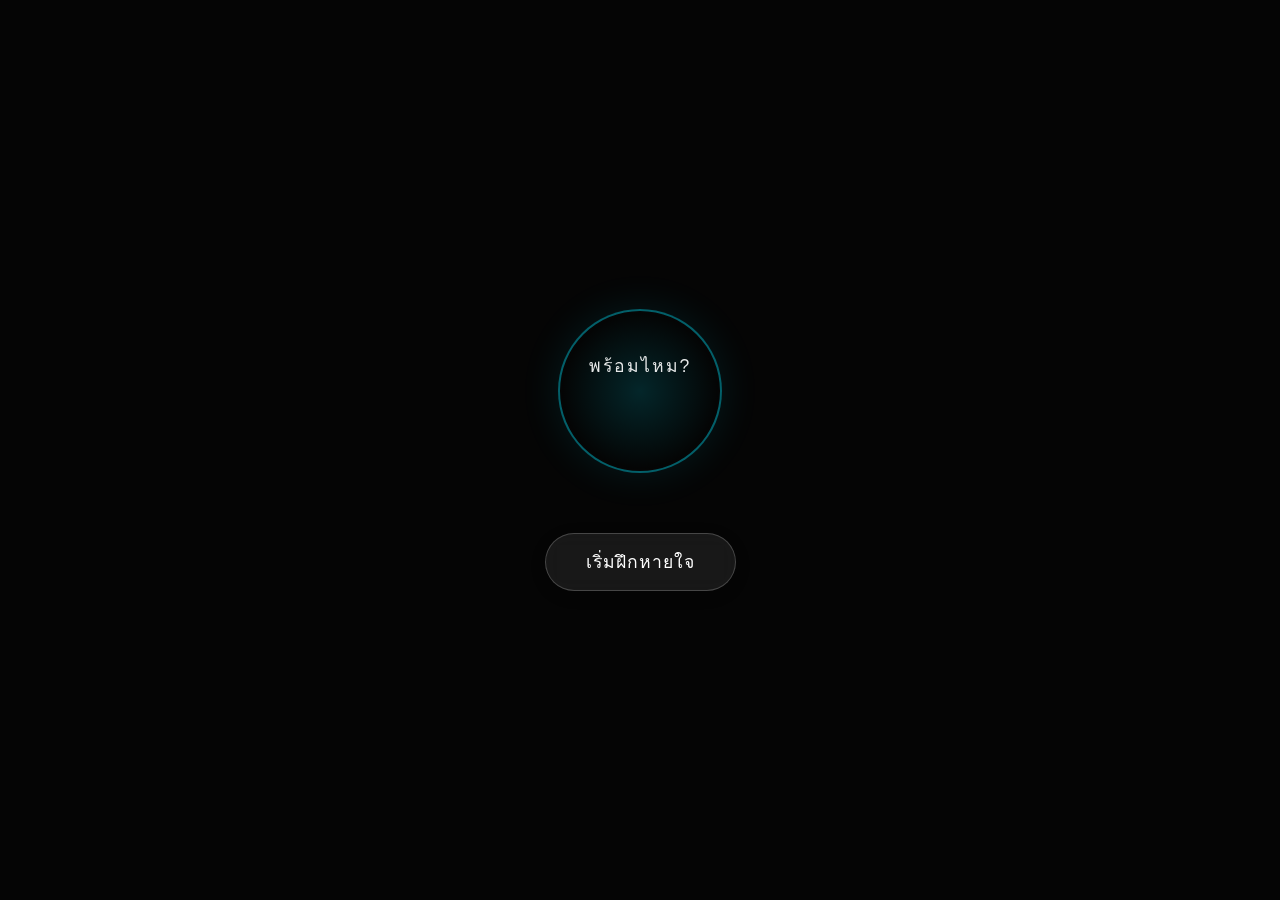
<file: sw.html>
<!DOCTYPE html>
<html lang="th">
<head>
    <meta charset="UTF-8">
    <meta name="viewport" content="width=device-width, initial-scale=1.0, maximum-scale=1.0, user-scalable=no">
    <title>Zen Breathe - Pro</title>
    <style>
        :root {
            --bg-color: #050505;
            --text-color: #ffffff;
            --circle-color: #00e5ff;
        }

        body {
            background-color: var(--bg-color);
            color: var(--text-color);
            font-family: -apple-system, BlinkMacSystemFont, "Segoe UI", Roboto, Helvetica, Arial, sans-serif;
            margin: 0;
            padding: 0;
            display: flex;
            flex-direction: column;
            align-items: center;
            justify-content: center; /* จัดให้อยู่ตรงกลางหน้าจอ */
            gap: 60px; /* ระยะห่างระหว่างวงกลมกับปุ่ม (ปรับให้ปุ่มสูงขึ้น) */
            height: 100vh;
            overflow: hidden;
            user-select: none;
            -webkit-user-select: none;
        }

        /* วงกลมหลัก */
        .breathe-circle {
            width: 160px;
            height: 160px;
            background: radial-gradient(circle, rgba(0,229,255,0.15) 0%, rgba(0,229,255,0) 70%);
            border: 2px solid rgba(0, 229, 255, 0.4);
            border-radius: 50%;
            display: flex;
            align-items: center;
            justify-content: center;
            box-shadow: 0 0 40px rgba(0, 229, 255, 0.1);
            transition: transform 4s ease-in-out, box-shadow 4s ease-in-out, border-color 4s ease-in-out, background 4s ease-in-out;
            position: relative;
        }

        .instruction-container {
            display: flex;
            flex-direction: column;
            align-items: center;
            justify-content: center;
            gap: 5px;
        }

        .instruction-text {
            font-size: 1.1rem;
            font-weight: 300;
            letter-spacing: 2px;
            text-align: center;
            opacity: 0.9;
        }

        .timer-text {
            font-size: 2.5rem;
            font-weight: 200;
            opacity: 0; /* ซ่อนไว้ก่อนตอนเริ่ม */
            transition: opacity 0.5s ease;
        }

        /* State: หายใจเข้า */
        .inhale {
            transform: scale(1.8);
            box-shadow: 0 0 80px rgba(0, 229, 255, 0.6);
            border-color: rgba(0, 229, 255, 1);
            background: radial-gradient(circle, rgba(0,229,255,0.25) 0%, rgba(0,229,255,0) 70%);
        }

        /* State: หายใจออก */
        .exhale {
            transform: scale(1);
            box-shadow: 0 0 30px rgba(0, 229, 255, 0.1);
            border-color: rgba(0, 229, 255, 0.3);
            background: radial-gradient(circle, rgba(0,229,255,0.1) 0%, rgba(0,229,255,0) 70%);
        }

        button {
            background: rgba(255, 255, 255, 0.08);
            color: white;
            border: 1px solid rgba(255, 255, 255, 0.2);
            padding: 14px 40px;
            font-size: 1.1rem;
            border-radius: 40px;
            cursor: pointer;
            backdrop-filter: blur(10px);
            transition: all 0.3s ease;
            letter-spacing: 1px;
            box-shadow: 0 4px 15px rgba(0,0,0,0.2);
        }

        button:hover {
            background: rgba(255, 255, 255, 0.15);
        }

        button:active {
            transform: scale(0.95);
        }
    </style>
</head>
<body>

    <div class="breathe-circle" id="circle">
        <div class="instruction-container">
            <div class="instruction-text" id="text">พร้อมไหม?</div>
            <div class="timer-text" id="timer">4</div>
        </div>
    </div>

    <button id="startBtn">เริ่มฝึกหายใจ</button>

    <script>
        const circle = document.getElementById('circle');
        const text = document.getElementById('text');
        const timerText = document.getElementById('timer');
        const startBtn = document.getElementById('startBtn');

        let isBreathing = false;
        let timerInterval;
        let timeLeft = 4;
        let currentPhase = 'idle'; // 'inhale' หรือ 'exhale'

        // Web Audio API
        let audioCtx;
        let oscillator;
        let gainNode;

        function initAudio() {
            if (!audioCtx) {
                const AudioContext = window.AudioContext || window.webkitAudioContext;
                audioCtx = new AudioContext();
                
                // เสียงคลื่นความถี่ต่ำ (Ambient Sound)
                oscillator = audioCtx.createOscillator();
                gainNode = audioCtx.createGain();
                oscillator.type = 'sine';
                oscillator.frequency.value = 174; 
                oscillator.connect(gainNode);
                gainNode.connect(audioCtx.destination);
                gainNode.gain.value = 0; 
                oscillator.start();
            }
            if(audioCtx.state === 'suspended') {
                audioCtx.resume();
            }
        }

        // ฟังก์ชันสร้างเสียง "ติ๊ก" เบาๆ กำกับจังหวะวินาที
        function playTickSound() {
            if (!audioCtx) return;
            const tickOsc = audioCtx.createOscillator();
            const tickGain = audioCtx.createGain();
            
            tickOsc.connect(tickGain);
            tickGain.connect(audioCtx.destination);
            
            tickOsc.type = 'sine';
            tickOsc.frequency.setValueAtTime(600, audioCtx.currentTime); // เสียงใสๆ
            
            // ตั้งค่าความดังให้ดังนิดนึงแล้วหายไปอย่างรวดเร็ว (Pop/Tick effect)
            tickGain.gain.setValueAtTime(0.05, audioCtx.currentTime);
            tickGain.gain.exponentialRampToValueAtTime(0.001, audioCtx.currentTime + 0.1);
            
            tickOsc.start(audioCtx.currentTime);
            tickOsc.stop(audioCtx.currentTime + 0.1);
        }

        function playInhaleAmbient() {
            if (!audioCtx) return;
            gainNode.gain.setTargetAtTime(0.25, audioCtx.currentTime, 1.5);
            oscillator.frequency.setTargetAtTime(184, audioCtx.currentTime, 2);
        }

        function playExhaleAmbient() {
            if (!audioCtx) return;
            gainNode.gain.setTargetAtTime(0.05, audioCtx.currentTime, 1.5);
            oscillator.frequency.setTargetAtTime(174, audioCtx.currentTime, 2);
        }

        function stopAudio() {
            if (audioCtx && gainNode) {
                gainNode.gain.setTargetAtTime(0, audioCtx.currentTime, 0.5);
            }
        }

        function switchPhase() {
            if (!isBreathing) return;

            if (currentPhase === 'inhale') {
                currentPhase = 'exhale';
                text.innerText = 'หายใจออก...';
                circle.className = 'breathe-circle exhale';
                playExhaleAmbient();
            } else {
                currentPhase = 'inhale';
                text.innerText = 'หายใจเข้า...';
                circle.className = 'breathe-circle inhale';
                playInhaleAmbient();
            }
        }

        function timerLoop() {
            if (!isBreathing) return;

            // แสดงตัวเลขและเล่นเสียงติ๊ก
            timerText.innerText = timeLeft;
            playTickSound();

            timeLeft--;

            // เมื่อนับถึง 0 ให้สลับจังหวะหายใจและรีเซ็ตเวลา
            if (timeLeft < 0) {
                timeLeft = 3; // รีเซ็ตเป็น 3 เพราะมันจะแสดง 4 ในลูปถัดไปทันที
                switchPhase();
                timerText.innerText = 4;
                playTickSound();
            }
        }

        function toggleBreathe() {
            if (isBreathing) {
                // หยุดการทำงาน
                isBreathing = false;
                clearInterval(timerInterval);
                circle.className = 'breathe-circle';
                text.innerText = 'พร้อมไหม?';
                timerText.style.opacity = '0'; // ซ่อนตัวเลข
                startBtn.innerText = 'เริ่มฝึกหายใจ';
                currentPhase = 'idle';
                stopAudio();
            } else {
                // เริ่มการทำงาน
                initAudio(); 
                isBreathing = true;
                startBtn.innerText = 'หยุด';
                timerText.style.opacity = '1'; // แสดงตัวเลข
                
                // ตั้งค่าเริ่มต้นรอบแรก
                currentPhase = 'exhale'; // ตั้งหลอกไว้เพื่อให้ switchPhase เปลี่ยนเป็น inhale
                timeLeft = 4;
                switchPhase(); // สลับเป็น 'หายใจเข้า' รอบแรก
                
                // เรียกครั้งแรกทันที
                timerText.innerText = timeLeft;
                playTickSound();
                timeLeft--;

                // จับเวลาทุกๆ 1 วินาที
                timerInterval = setInterval(timerLoop, 1000);
            }
        }

        startBtn.addEventListener('click', toggleBreathe);
    </script>
</body>
</html>
</file>
